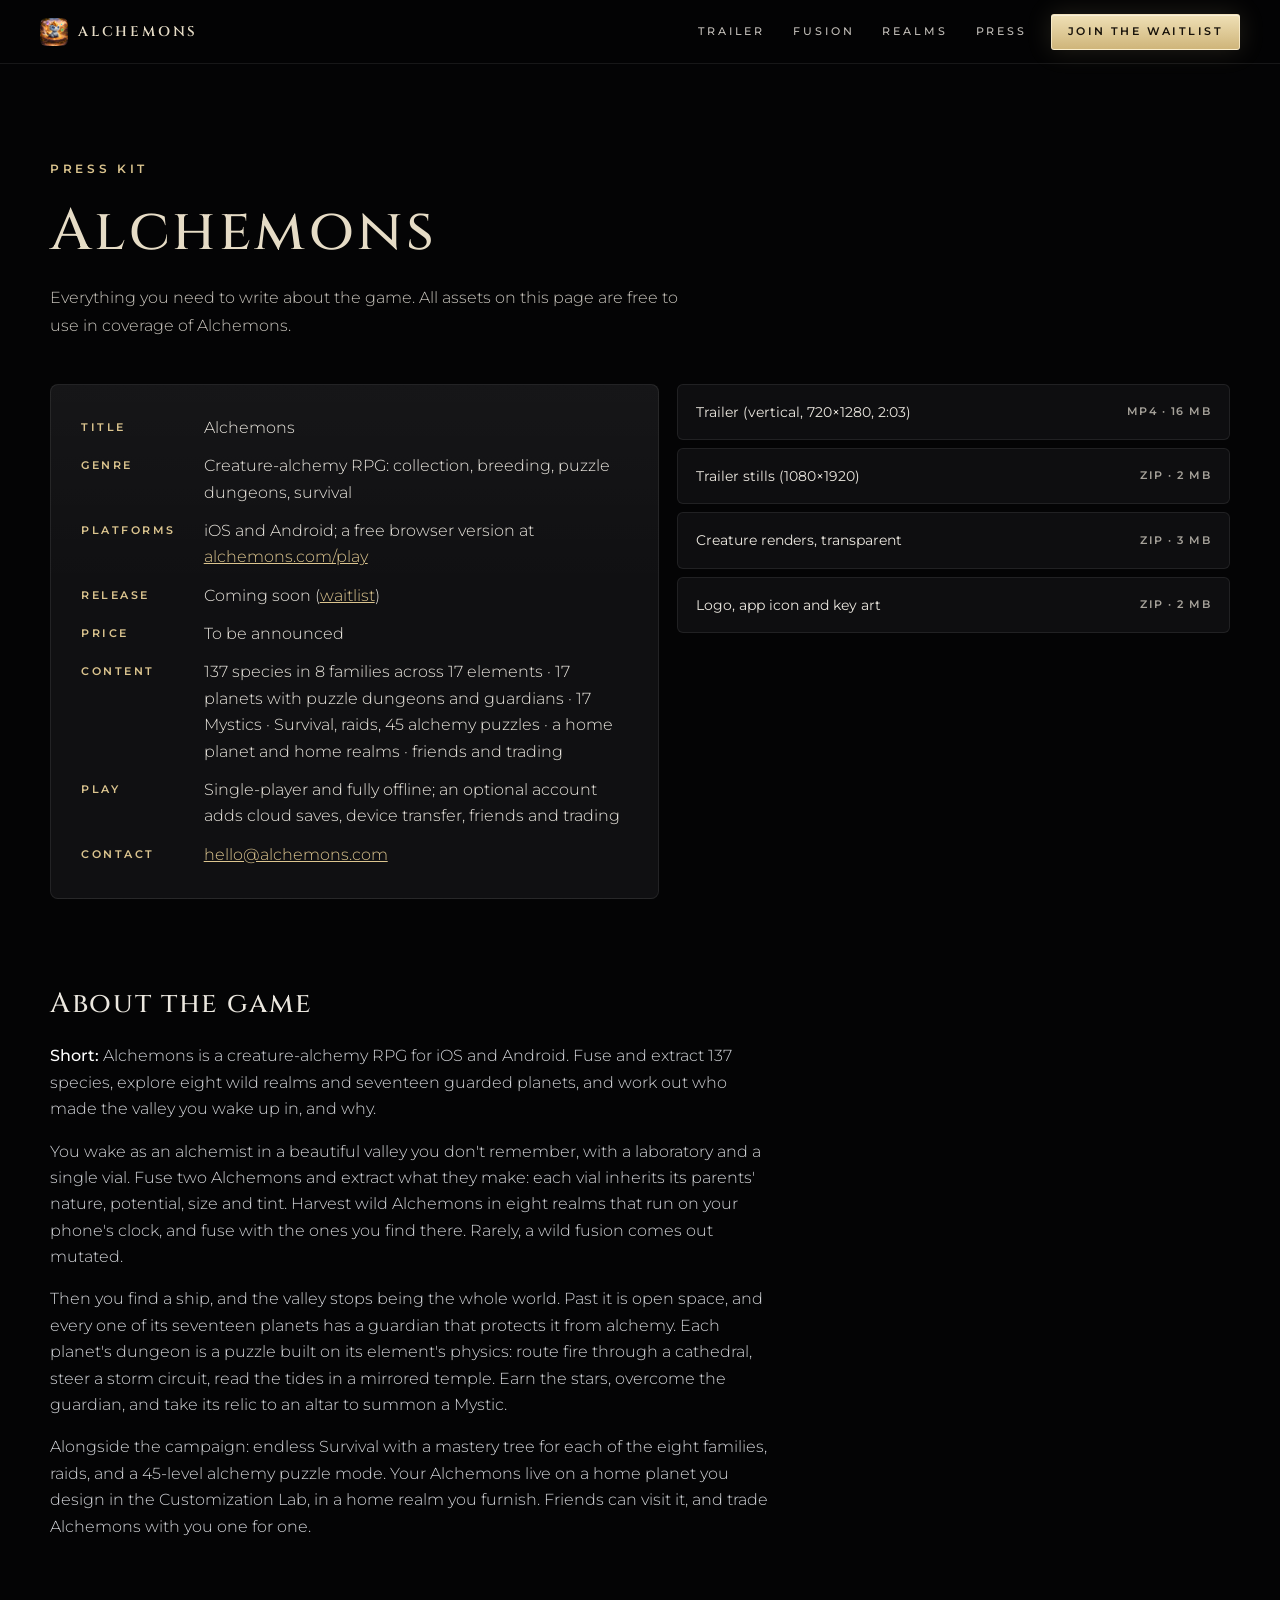
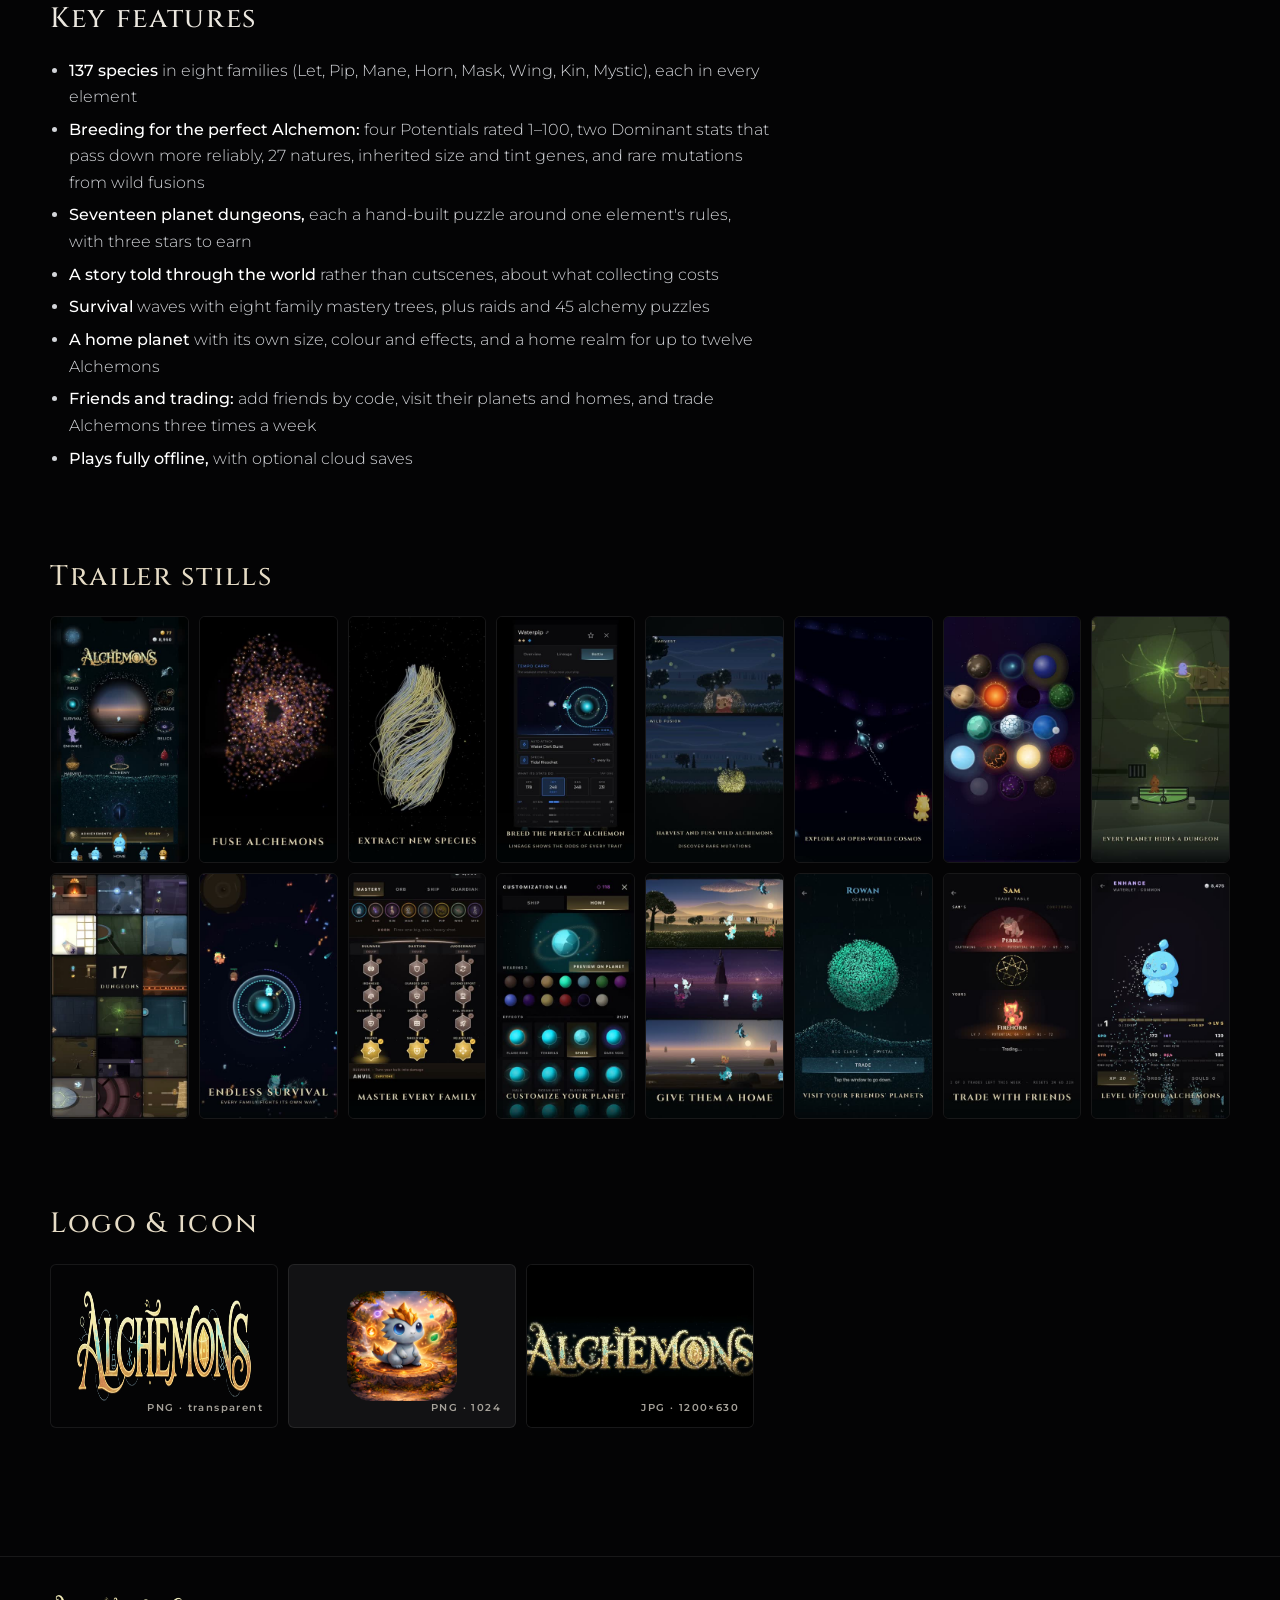
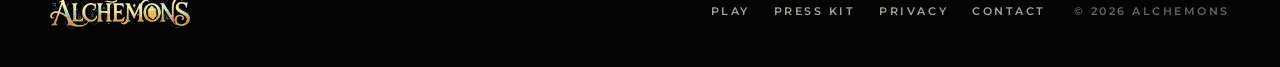
<file: press/index.html>
<!doctype html>
<html lang="en">
<head>
  <meta charset="utf-8">
  <meta name="viewport" content="width=device-width, initial-scale=1, viewport-fit=cover">
  <title>Press kit — Alchemons</title>
  <meta name="description" content="Alchemons press kit: fact sheet, description, trailer, screenshots, logos and creature renders.">
  <meta name="theme-color" content="#040405">
  <link rel="icon" type="image/png" sizes="32x32" href="/assets/brand/icon-32.png">
  <link rel="apple-touch-icon" href="/assets/brand/icon-180.png">
  <meta property="og:title" content="Alchemons — Press kit">
  <meta property="og:image" content="https://alchemons.com/assets/brand/og-v19.jpg">
  <link rel="preconnect" href="https://fonts.googleapis.com">
  <link rel="preconnect" href="https://fonts.gstatic.com" crossorigin>
  <link rel="stylesheet" href="https://fonts.googleapis.com/css2?family=Cinzel:wght@400;500;600&family=Crimson+Text:ital@0;1&family=Montserrat:ital,wght@0,300;0,400;0,500;0,600;1,300&display=swap">
  <link rel="stylesheet" href="/css/site.css?v=8">
</head>
<body>
  <header class="nav is-solid">
    <a class="nav-brand" href="/" aria-label="Alchemons home">
      <img src="/assets/brand/icon-64.png" alt="" width="28" height="28">
      <span>Alchemons</span>
    </a>
    <nav class="nav-links" aria-label="Site">
      <a href="/#trailer">Trailer</a>
      <a href="/#fusion">Fusion</a>
      <a href="/#biomes">Realms</a>
      <a href="/press/" aria-current="page">Press</a>
    </nav>
    <a class="btn btn-gold btn-sm" href="/#waitlist">Join the waitlist</a>
  </header>

  <main class="page">
    <div class="wrap">
      <header class="page-head">
        <p class="eyebrow">Press kit</p>
        <h1>Alchemons</h1>
        <p class="lede">Everything you need to write about the game. All assets on this page are free to use in coverage of Alchemons.</p>
      </header>

      <div class="press-grid">
        <section class="panel panel-glass" aria-labelledby="facts">
          <h2 id="facts" class="sr-only">Fact sheet</h2>
          <dl class="facts">
            <dt>Title</dt><dd>Alchemons</dd>
            <dt>Genre</dt><dd>Creature-alchemy RPG: collection, breeding, puzzle dungeons, survival</dd>
            <dt>Platforms</dt><dd>iOS and Android; a free browser version at <a href="/play/">alchemons.com/play</a></dd>
            <dt>Release</dt><dd>Coming soon (<a href="/#waitlist">waitlist</a>)</dd>
            <dt>Price</dt><dd>To be announced</dd>
            <dt>Content</dt><dd>137 species in 8 families across 17 elements · 17 planets with puzzle dungeons and guardians · 17 Mystics · Survival, raids, 45 alchemy puzzles · a home planet and home realms · friends and trading</dd>
            <dt>Play</dt><dd>Single-player and fully offline; an optional account adds cloud saves, device transfer, friends and trading</dd>
            <dt>Contact</dt><dd><a href="mailto:hello@alchemons.com">hello@alchemons.com</a></dd>
          </dl>
        </section>

        <section aria-labelledby="dl">
          <h2 id="dl" class="sr-only">Downloads</h2>
          <ul class="downloads">
            <li><a href="/assets/media/trailer-v19.mp4" download="alchemons-trailer.mp4">Trailer (vertical, 720×1280, 2:03) <small>MP4 · 16 MB</small></a></li>
            <li><a href="/assets/press/alchemons-trailer-stills.zip" download>Trailer stills (1080×1920) <small>ZIP · 2 MB</small></a></li>
            <li><a href="/assets/press/alchemons-creatures.zip" download>Creature renders, transparent <small>ZIP · 3 MB</small></a></li>
            <li><a href="/assets/press/alchemons-logos.zip" download>Logo, app icon and key art <small>ZIP · 2 MB</small></a></li>
          </ul>
        </section>
      </div>

      <section class="press-section prose" aria-labelledby="about">
        <h2 id="about">About the game</h2>
        <p><strong>Short:</strong> Alchemons is a creature-alchemy RPG for iOS and Android. Fuse and extract 137 species, explore eight wild realms and seventeen guarded planets, and work out who made the valley you wake up in, and why.</p>
        <p>You wake as an alchemist in a beautiful valley you don't remember, with a laboratory and a single vial. Fuse two Alchemons and extract what they make: each vial inherits its parents' nature, potential, size and tint. Harvest wild Alchemons in eight realms that run on your phone's clock, and fuse with the ones you find there. Rarely, a wild fusion comes out mutated.</p>
        <p>Then you find a ship, and the valley stops being the whole world. Past it is open space, and every one of its seventeen planets has a guardian that protects it from alchemy. Each planet's dungeon is a puzzle built on its element's physics: route fire through a cathedral, steer a storm circuit, read the tides in a mirrored temple. Earn the stars, overcome the guardian, and take its relic to an altar to summon a Mystic.</p>
        <p>Alongside the campaign: endless Survival with a mastery tree for each of the eight families, raids, and a 45-level alchemy puzzle mode. Your Alchemons live on a home planet you design in the Customization Lab, in a home realm you furnish. Friends can visit it, and trade Alchemons with you one for one.</p>

        <h2>Key features</h2>
        <ul>
          <li><strong>137 species</strong> in eight families (Let, Pip, Mane, Horn, Mask, Wing, Kin, Mystic), each in every element</li>
          <li><strong>Breeding for the perfect Alchemon:</strong> four Potentials rated 1–100, two Dominant stats that pass down more reliably, 27 natures, inherited size and tint genes, and rare mutations from wild fusions</li>
          <li><strong>Seventeen planet dungeons,</strong> each a hand-built puzzle around one element's rules, with three stars to earn</li>
          <li><strong>A story told through the world</strong> rather than cutscenes, about what collecting costs</li>
          <li><strong>Survival</strong> waves with eight family mastery trees, plus raids and 45 alchemy puzzles</li>
          <li><strong>A home planet</strong> with its own size, colour and effects, and a home realm for up to twelve Alchemons</li>
          <li><strong>Friends and trading:</strong> add friends by code, visit their planets and homes, and trade Alchemons three times a week</li>
          <li><strong>Plays fully offline,</strong> with optional cloud saves</li>
        </ul>
      </section>

      <section class="press-section" aria-labelledby="stills">
        <h2 id="stills">Trailer stills</h2>
        <ul class="shots">
          <li><a href="/assets/media/stills/v19-01.jpg" target="_blank" rel="noopener"><img src="/assets/press/thumbs/v19-01.jpg" alt="Trailer still: The home screen" loading="lazy" width="360" height="640"></a></li>
          <li><a href="/assets/media/stills/v19-02.jpg" target="_blank" rel="noopener"><img src="/assets/press/thumbs/v19-02.jpg" alt="Trailer still: A fusion, in grains" loading="lazy" width="360" height="640"></a></li>
          <li><a href="/assets/media/stills/v19-03.jpg" target="_blank" rel="noopener"><img src="/assets/press/thumbs/v19-03.jpg" alt="Trailer still: Extracting a new species" loading="lazy" width="360" height="640"></a></li>
          <li><a href="/assets/media/stills/v19-04.jpg" target="_blank" rel="noopener"><img src="/assets/press/thumbs/v19-04.jpg" alt="Trailer still: An Alchemon's battle stats" loading="lazy" width="360" height="640"></a></li>
          <li><a href="/assets/media/stills/v19-05.jpg" target="_blank" rel="noopener"><img src="/assets/press/thumbs/v19-05.jpg" alt="Trailer still: Harvesting and fusing in the wild" loading="lazy" width="360" height="640"></a></li>
          <li><a href="/assets/media/stills/v19-06.jpg" target="_blank" rel="noopener"><img src="/assets/press/thumbs/v19-06.jpg" alt="Trailer still: The ship in open space" loading="lazy" width="360" height="640"></a></li>
          <li><a href="/assets/media/stills/v19-07.jpg" target="_blank" rel="noopener"><img src="/assets/press/thumbs/v19-07.jpg" alt="Trailer still: The seventeen planets" loading="lazy" width="360" height="640"></a></li>
          <li><a href="/assets/media/stills/v19-08.jpg" target="_blank" rel="noopener"><img src="/assets/press/thumbs/v19-08.jpg" alt="Trailer still: A planet dungeon" loading="lazy" width="360" height="640"></a></li>
          <li><a href="/assets/media/stills/v19-09.jpg" target="_blank" rel="noopener"><img src="/assets/press/thumbs/v19-09.jpg" alt="Trailer still: The seventeen dungeons" loading="lazy" width="360" height="640"></a></li>
          <li><a href="/assets/media/stills/v19-10.jpg" target="_blank" rel="noopener"><img src="/assets/press/thumbs/v19-10.jpg" alt="Trailer still: Survival" loading="lazy" width="360" height="640"></a></li>
          <li><a href="/assets/media/stills/v19-11.jpg" target="_blank" rel="noopener"><img src="/assets/press/thumbs/v19-11.jpg" alt="Trailer still: A family's mastery tree" loading="lazy" width="360" height="640"></a></li>
          <li><a href="/assets/media/stills/v19-12.jpg" target="_blank" rel="noopener"><img src="/assets/press/thumbs/v19-12.jpg" alt="Trailer still: The Customization Lab" loading="lazy" width="360" height="640"></a></li>
          <li><a href="/assets/media/stills/v19-13.jpg" target="_blank" rel="noopener"><img src="/assets/press/thumbs/v19-13.jpg" alt="Trailer still: Alchemons in their home realms" loading="lazy" width="360" height="640"></a></li>
          <li><a href="/assets/media/stills/v19-14.jpg" target="_blank" rel="noopener"><img src="/assets/press/thumbs/v19-14.jpg" alt="Trailer still: A friend's planet" loading="lazy" width="360" height="640"></a></li>
          <li><a href="/assets/media/stills/v19-15.jpg" target="_blank" rel="noopener"><img src="/assets/press/thumbs/v19-15.jpg" alt="Trailer still: Trading with a friend" loading="lazy" width="360" height="640"></a></li>
          <li><a href="/assets/media/stills/v19-16.jpg" target="_blank" rel="noopener"><img src="/assets/press/thumbs/v19-16.jpg" alt="Trailer still: Enhancing an Alchemon" loading="lazy" width="360" height="640"></a></li>
        </ul>
      </section>

      <section class="press-section" aria-labelledby="brand">
        <h2 id="brand">Logo &amp; icon</h2>
        <div class="brand-row">
          <a class="brand-tile" href="/assets/brand/logo.png" download style="background:#040405"><img src="/assets/brand/logo.webp" alt="Alchemons logo" width="884" height="219" loading="lazy"><span>PNG · transparent</span></a>
          <a class="brand-tile" href="/assets/brand/icon-1024.png" download style="background:#121214"><img src="/assets/brand/icon-512.png" alt="Alchemons app icon" width="110" height="110" loading="lazy" style="border-radius:24px"><span>PNG · 1024</span></a>
          <a class="brand-tile" href="/assets/brand/og-v19.jpg" download style="background:#040405;padding:0;overflow:hidden"><img src="/assets/brand/og-v19.jpg" alt="Alchemons key art" width="1200" height="630" loading="lazy" style="max-height:none;width:100%;height:100%;object-fit:cover"><span>JPG · 1200×630</span></a>
        </div>
      </section>
    </div>
  </main>

  <footer class="footer">
    <div class="wrap footer-inner">
      <a class="footer-brand" href="/"><img src="/assets/brand/logo.webp" alt="Alchemons" width="160" height="40" loading="lazy"></a>
      <nav class="footer-links" aria-label="Footer">
        <a href="/play/">Play</a>
        <a href="/press/">Press kit</a>
        <a href="/privacy/">Privacy</a>
        <a href="mailto:hello@alchemons.com">Contact</a>
      </nav>
      <p class="footer-copy">© 2026 Alchemons</p>
    </div>
  </footer>
</body>
</html>
</file>
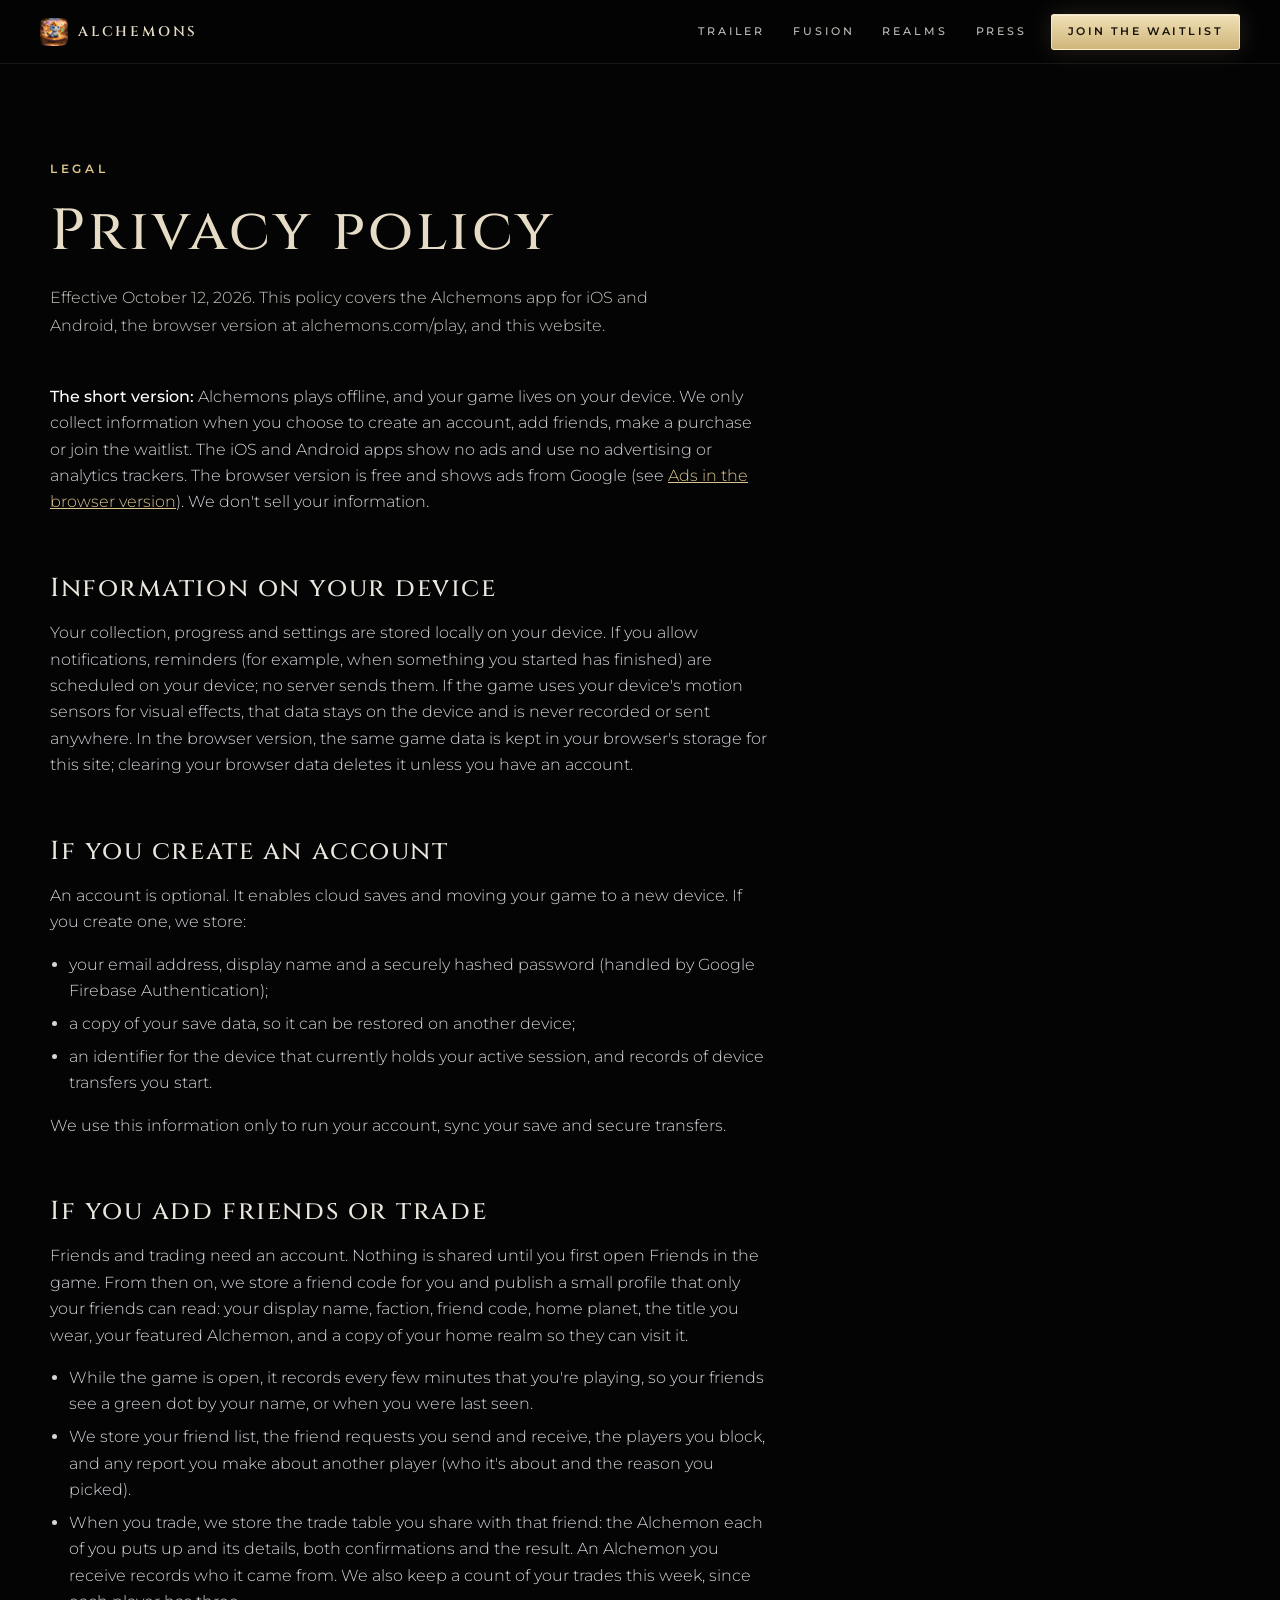
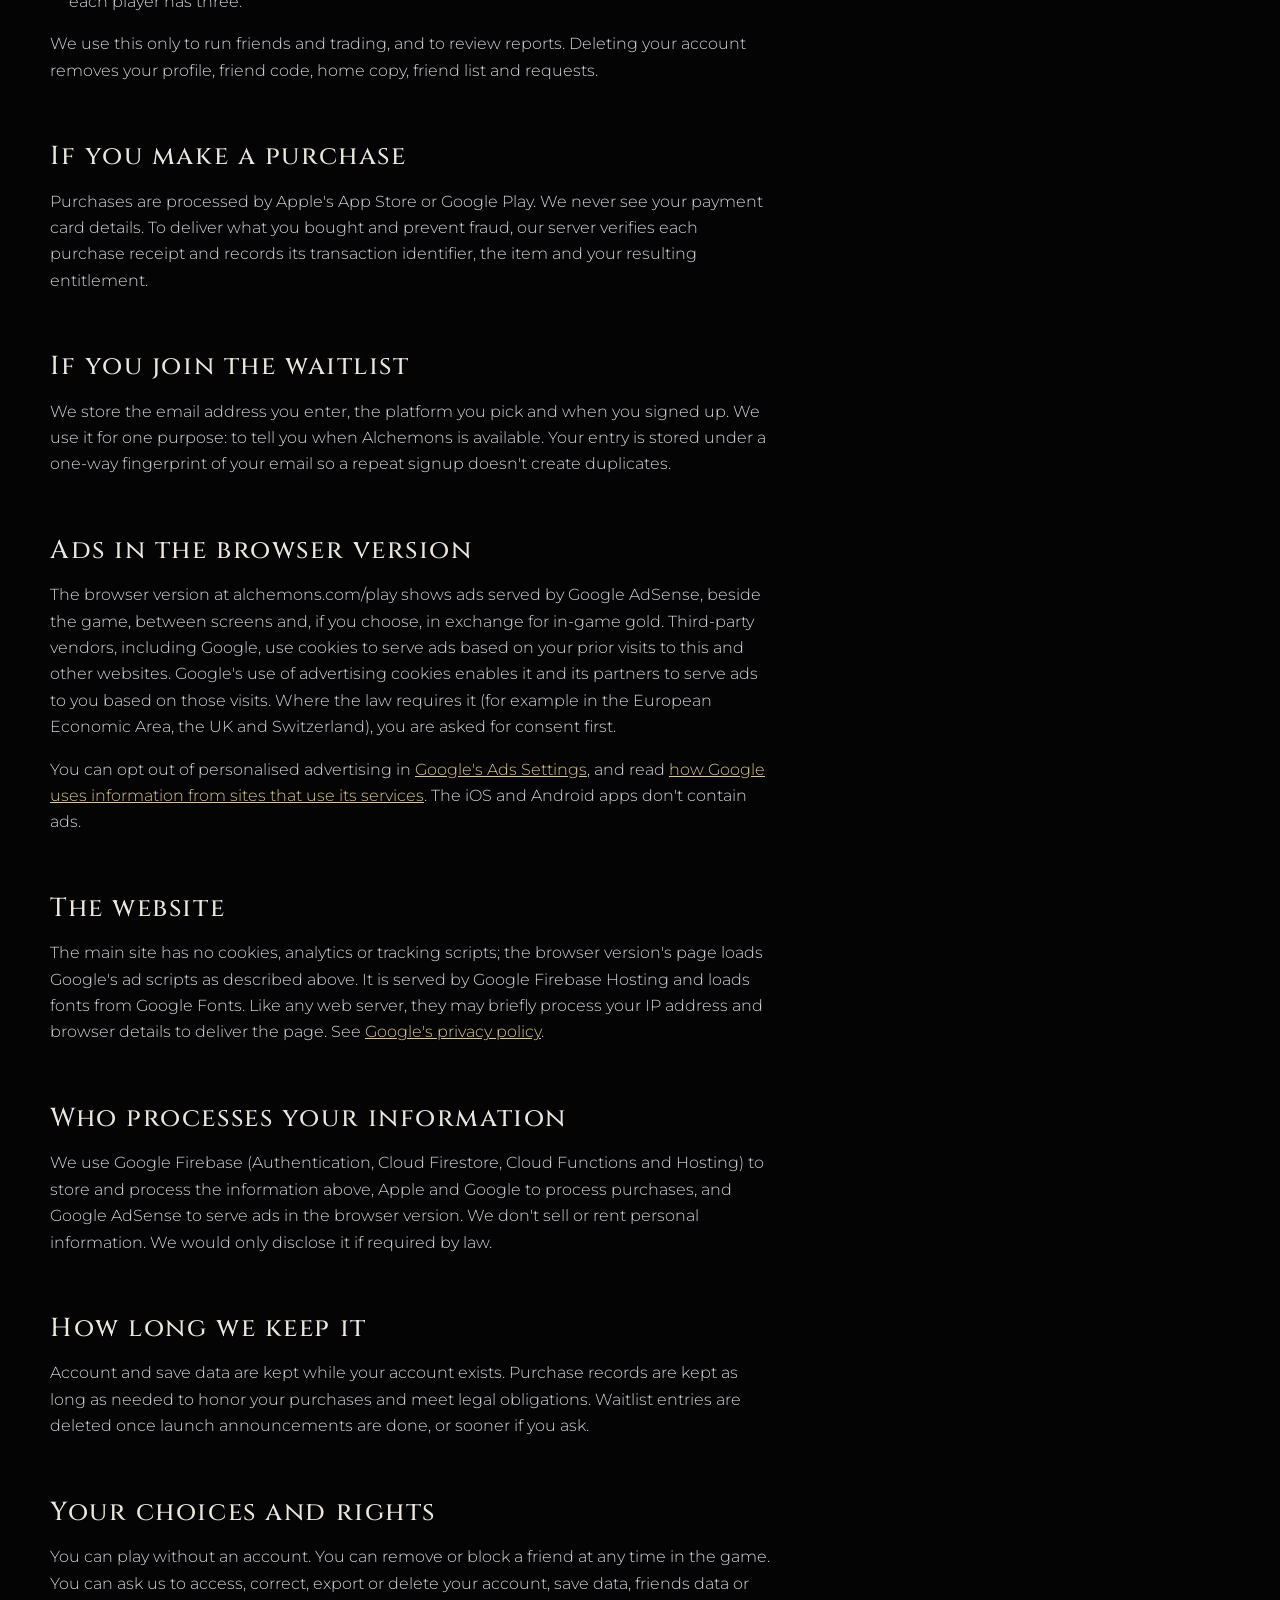
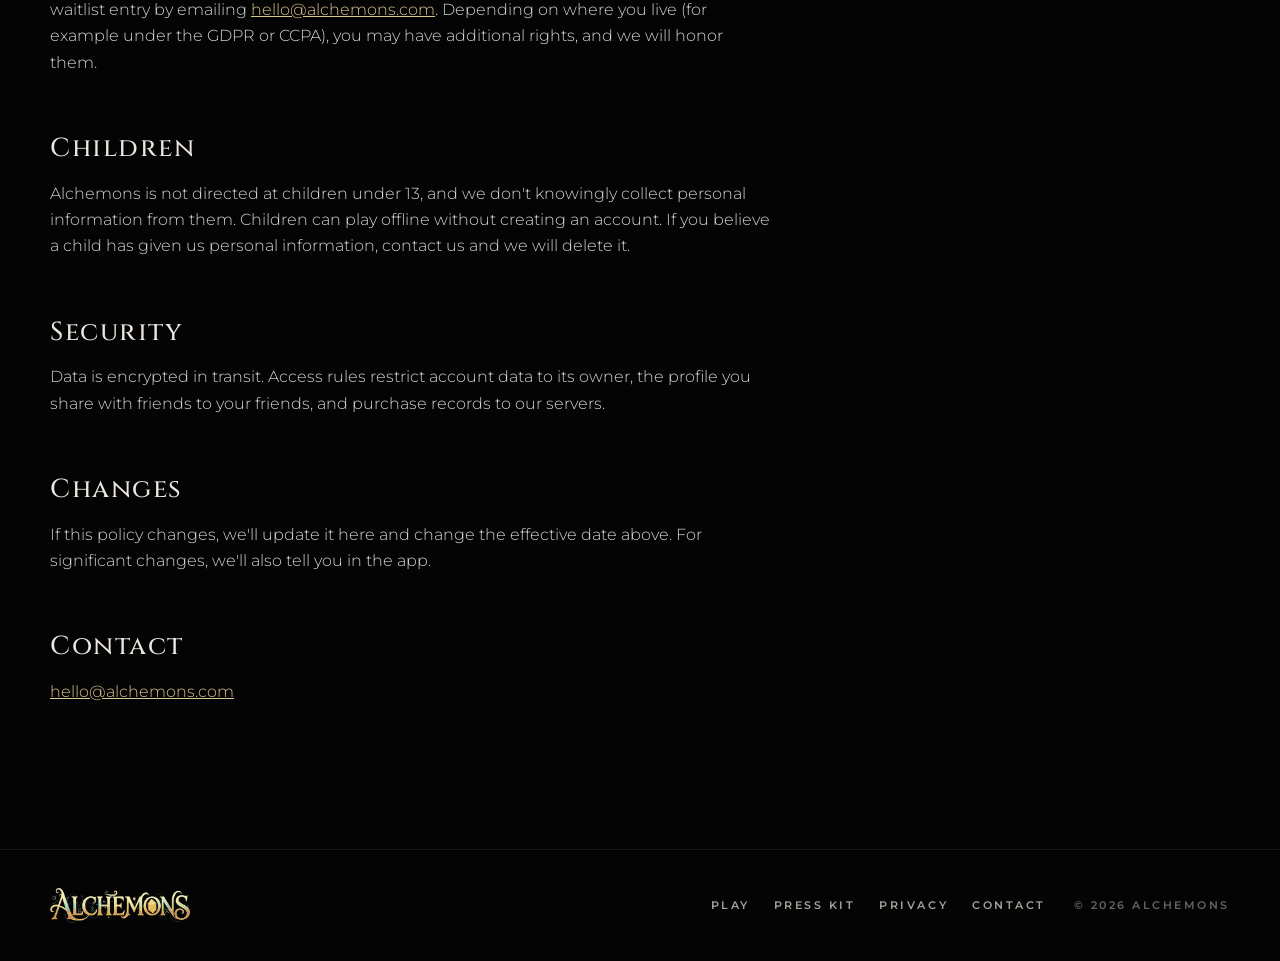
<file: privacy/index.html>
<!doctype html>
<html lang="en">
<head>
  <meta charset="utf-8">
  <meta name="viewport" content="width=device-width, initial-scale=1, viewport-fit=cover">
  <title>Privacy policy — Alchemons</title>
  <meta name="description" content="How the Alchemons app and website handle your information.">
  <meta name="theme-color" content="#040405">
  <link rel="icon" type="image/png" sizes="32x32" href="/assets/brand/icon-32.png">
  <link rel="apple-touch-icon" href="/assets/brand/icon-180.png">
  <link rel="preconnect" href="https://fonts.googleapis.com">
  <link rel="preconnect" href="https://fonts.gstatic.com" crossorigin>
  <link rel="stylesheet" href="https://fonts.googleapis.com/css2?family=Cinzel:wght@400;500;600&family=Crimson+Text:ital@0;1&family=Montserrat:ital,wght@0,300;0,400;0,500;0,600;1,300&display=swap">
  <link rel="stylesheet" href="/css/site.css?v=8">
</head>
<body>
  <header class="nav is-solid">
    <a class="nav-brand" href="/" aria-label="Alchemons home">
      <img src="/assets/brand/icon-64.png" alt="" width="28" height="28">
      <span>Alchemons</span>
    </a>
    <nav class="nav-links" aria-label="Site">
      <a href="/#trailer">Trailer</a>
      <a href="/#fusion">Fusion</a>
      <a href="/#biomes">Realms</a>
      <a href="/press/">Press</a>
    </nav>
    <a class="btn btn-gold btn-sm" href="/#waitlist">Join the waitlist</a>
  </header>

  <main class="page">
    <div class="wrap">
      <header class="page-head">
        <p class="eyebrow">Legal</p>
        <h1>Privacy policy</h1>
        <p class="lede">Effective October 12, 2026. This policy covers the Alchemons app for iOS and Android, the browser version at alchemons.com/play, and this website.</p>
      </header>

      <div class="prose">
        <p><strong>The short version:</strong> Alchemons plays offline, and your game lives on your device. We only collect information when you choose to create an account, add friends, make a purchase or join the waitlist. The iOS and Android apps show no ads and use no advertising or analytics trackers. The browser version is free and shows ads from Google (see <a href="#ads">Ads in the browser version</a>). We don't sell your information.</p>

        <h2>Information on your device</h2>
        <p>Your collection, progress and settings are stored locally on your device. If you allow notifications, reminders (for example, when something you started has finished) are scheduled on your device; no server sends them. If the game uses your device's motion sensors for visual effects, that data stays on the device and is never recorded or sent anywhere. In the browser version, the same game data is kept in your browser's storage for this site; clearing your browser data deletes it unless you have an account.</p>

        <h2>If you create an account</h2>
        <p>An account is optional. It enables cloud saves and moving your game to a new device. If you create one, we store:</p>
        <ul>
          <li>your email address, display name and a securely hashed password (handled by Google Firebase Authentication);</li>
          <li>a copy of your save data, so it can be restored on another device;</li>
          <li>an identifier for the device that currently holds your active session, and records of device transfers you start.</li>
        </ul>
        <p>We use this information only to run your account, sync your save and secure transfers.</p>

        <h2>If you add friends or trade</h2>
        <p>Friends and trading need an account. Nothing is shared until you first open Friends in the game. From then on, we store a friend code for you and publish a small profile that only your friends can read: your display name, faction, friend code, home planet, the title you wear, your featured Alchemon, and a copy of your home realm so they can visit it.</p>
        <ul>
          <li>While the game is open, it records every few minutes that you're playing, so your friends see a green dot by your name, or when you were last seen.</li>
          <li>We store your friend list, the friend requests you send and receive, the players you block, and any report you make about another player (who it's about and the reason you picked).</li>
          <li>When you trade, we store the trade table you share with that friend: the Alchemon each of you puts up and its details, both confirmations and the result. An Alchemon you receive records who it came from. We also keep a count of your trades this week, since each player has three.</li>
        </ul>
        <p>We use this only to run friends and trading, and to review reports. Deleting your account removes your profile, friend code, home copy, friend list and requests.</p>

        <h2>If you make a purchase</h2>
        <p>Purchases are processed by Apple's App Store or Google Play. We never see your payment card details. To deliver what you bought and prevent fraud, our server verifies each purchase receipt and records its transaction identifier, the item and your resulting entitlement.</p>

        <h2>If you join the waitlist</h2>
        <p>We store the email address you enter, the platform you pick and when you signed up. We use it for one purpose: to tell you when Alchemons is available. Your entry is stored under a one-way fingerprint of your email so a repeat signup doesn't create duplicates.</p>

        <h2 id="ads">Ads in the browser version</h2>
        <p>The browser version at alchemons.com/play shows ads served by Google AdSense, beside the game, between screens and, if you choose, in exchange for in-game gold. Third-party vendors, including Google, use cookies to serve ads based on your prior visits to this and other websites. Google's use of advertising cookies enables it and its partners to serve ads to you based on those visits. Where the law requires it (for example in the European Economic Area, the UK and Switzerland), you are asked for consent first.</p>
        <p>You can opt out of personalised advertising in <a href="https://adssettings.google.com" rel="noopener">Google's Ads Settings</a>, and read <a href="https://policies.google.com/technologies/partner-sites" rel="noopener">how Google uses information from sites that use its services</a>. The iOS and Android apps don't contain ads.</p>

        <h2>The website</h2>
        <p>The main site has no cookies, analytics or tracking scripts; the browser version's page loads Google's ad scripts as described above. It is served by Google Firebase Hosting and loads fonts from Google Fonts. Like any web server, they may briefly process your IP address and browser details to deliver the page. See <a href="https://policies.google.com/privacy" rel="noopener">Google's privacy policy</a>.</p>

        <h2>Who processes your information</h2>
        <p>We use Google Firebase (Authentication, Cloud Firestore, Cloud Functions and Hosting) to store and process the information above, Apple and Google to process purchases, and Google AdSense to serve ads in the browser version. We don't sell or rent personal information. We would only disclose it if required by law.</p>

        <h2>How long we keep it</h2>
        <p>Account and save data are kept while your account exists. Purchase records are kept as long as needed to honor your purchases and meet legal obligations. Waitlist entries are deleted once launch announcements are done, or sooner if you ask.</p>

        <h2>Your choices and rights</h2>
        <p>You can play without an account. You can remove or block a friend at any time in the game. You can ask us to access, correct, export or delete your account, save data, friends data or waitlist entry by emailing <a href="mailto:hello@alchemons.com">hello@alchemons.com</a>. Depending on where you live (for example under the GDPR or CCPA), you may have additional rights, and we will honor them.</p>

        <h2>Children</h2>
        <p>Alchemons is not directed at children under 13, and we don't knowingly collect personal information from them. Children can play offline without creating an account. If you believe a child has given us personal information, contact us and we will delete it.</p>

        <h2>Security</h2>
        <p>Data is encrypted in transit. Access rules restrict account data to its owner, the profile you share with friends to your friends, and purchase records to our servers.</p>

        <h2>Changes</h2>
        <p>If this policy changes, we'll update it here and change the effective date above. For significant changes, we'll also tell you in the app.</p>

        <h2>Contact</h2>
        <p><a href="mailto:hello@alchemons.com">hello@alchemons.com</a></p>
      </div>
    </div>
  </main>

  <footer class="footer">
    <div class="wrap footer-inner">
      <a class="footer-brand" href="/"><img src="/assets/brand/logo.webp" alt="Alchemons" width="160" height="40" loading="lazy"></a>
      <nav class="footer-links" aria-label="Footer">
        <a href="/play/">Play</a>
        <a href="/press/">Press kit</a>
        <a href="/privacy/">Privacy</a>
        <a href="mailto:hello@alchemons.com">Contact</a>
      </nav>
      <p class="footer-copy">© 2026 Alchemons</p>
    </div>
  </footer>
</body>
</html>
</file>
<file: css/site.css>
/* Alchemons — site styles.
   Follows the game as the v19 trailer shows it: a black void, dark glass panels,
   titles in Cinzel, the story's own lines in Crimson Text italic, labels in
   Montserrat's spaced capitals, and everything that glows made of grains. */

:root {
  --void: #040405;
  --ink: #0c0c0e;
  --glass: rgba(17, 17, 19, 0.78);
  --glass-hi: rgba(255, 255, 255, 0.04);
  --line: rgba(255, 255, 255, 0.08);
  --line-hi: rgba(255, 255, 255, 0.16);
  --gold: #dcc58f;
  --gold-hi: #f0e2b8;
  --gold-lo: #8f7944;
  --cream: #e6dcc6;
  --teal: #7fd6c8;
  --text: #ebe7df;
  --muted: #a6a29a;
  --faint: #67635c;

  --font: 'Montserrat', system-ui, -apple-system, sans-serif;
  --title: 'Cinzel', 'Trajan Pro', Georgia, serif;
  --story: 'Crimson Text', Georgia, 'Times New Roman', serif;

  --wrap: 1180px;
  --gutter: clamp(16px, 4vw, 40px);
  --radius: 8px;
  --nav-h: 64px;
}

*, *::before, *::after { box-sizing: border-box; }
html { scroll-behavior: smooth; -webkit-text-size-adjust: 100%; overflow-x: clip; }
@media (prefers-reduced-motion: reduce) { html { scroll-behavior: auto; } }
body {
  margin: 0;
  background: var(--void);
  color: var(--text);
  font-family: var(--font);
  font-size: 16px;
  font-weight: 400;
  line-height: 1.65;
  -webkit-font-smoothing: antialiased;
  overflow-x: clip;
}
img, video, canvas { display: block; max-width: 100%; }
a { color: var(--gold); }
h1, h2, h3 { font-family: var(--title); font-weight: 500; line-height: 1.22; margin: 0; text-wrap: balance; letter-spacing: .06em; color: var(--cream); }
h2 { font-size: clamp(26px, 3.3vw, 40px); }
h3 { font-size: clamp(17px, 1.45vw, 19px); letter-spacing: .07em; }
p { margin: 0 0 1em; }
:focus-visible { outline: 1px solid var(--gold); outline-offset: 3px; }

.sr-only { position: absolute; width: 1px; height: 1px; overflow: hidden; clip: rect(0 0 0 0); white-space: nowrap; }
.skip { position: absolute; left: 12px; top: -60px; z-index: 100; background: var(--gold); color: var(--void); padding: 8px 14px; font-size: 13px; }
.skip:focus { top: 12px; }

.wrap { width: min(var(--wrap), 100% - 2 * var(--gutter)); margin-inline: auto; }
.muted { color: var(--muted); }
.eyebrow { font-size: 11.5px; font-weight: 600; letter-spacing: 0.32em; text-transform: uppercase; color: var(--gold); margin: 0 0 18px; }
.lede { font-size: clamp(15.5px, 1.25vw, 17px); font-weight: 300; color: #c9c5bd; max-width: 60ch; line-height: 1.75; }

/* Dark glass, as the game's sheets and panels are: a faint light from above, a hairline edge. */
.panel-glass { position: relative; border-radius: var(--radius); background: linear-gradient(180deg, rgba(255, 255, 255, .035), rgba(255, 255, 255, .012) 40%), var(--glass); border: 1px solid var(--line); }

/* ── Buttons ── */
.btn {
  --h: 48px;
  display: inline-flex; align-items: center; justify-content: center; gap: 8px;
  height: var(--h); padding: 0 26px; border-radius: 3px;
  font-family: var(--font); font-size: 12px; font-weight: 600; letter-spacing: 0.22em; text-transform: uppercase;
  text-decoration: none; cursor: pointer; border: 1px solid transparent; white-space: nowrap;
  transition: background .2s ease, border-color .2s ease, color .2s ease, box-shadow .2s ease;
}
.btn-sm { --h: 36px; padding: 0 16px; font-size: 11px; }
/* the game's lit gold button: pale gold from above, darker below */
.btn-gold { color: #17120a; background: linear-gradient(180deg, #efe0b6, #cfb57a); border-color: rgba(255, 244, 214, .7); box-shadow: inset 0 1px 0 rgba(255, 255, 255, .45), 0 0 26px rgba(220, 197, 143, .16); }
.btn-gold:hover { background: linear-gradient(180deg, #f7ecca, #dcc58f); box-shadow: inset 0 1px 0 rgba(255, 255, 255, .5), 0 0 34px rgba(220, 197, 143, .3); }
/* and its dark one: black glass with a gold light along the bottom */
.btn-ghost { color: var(--cream); background: linear-gradient(180deg, rgba(10, 10, 12, .55), rgba(40, 33, 22, .6)); border-color: rgba(220, 197, 143, .32); backdrop-filter: blur(8px); -webkit-backdrop-filter: blur(8px); }
.btn-ghost:hover { border-color: var(--gold); color: var(--gold-hi); }
.btn[hidden] { display: none; }

/* ── Nav ── */
.nav {
  position: fixed; inset: 0 0 auto; z-index: 50; height: var(--nav-h);
  display: flex; align-items: center; gap: 24px; padding: 0 var(--gutter);
  border-bottom: 1px solid transparent; transition: background .3s ease, border-color .3s ease;
}
.nav.is-solid { background: rgba(4, 4, 5, .84); border-bottom-color: var(--line); backdrop-filter: blur(14px); -webkit-backdrop-filter: blur(14px); }
.nav-brand { display: flex; align-items: center; gap: 10px; text-decoration: none; color: var(--cream); font-family: var(--title); font-size: 14px; font-weight: 600; letter-spacing: .2em; text-transform: uppercase; }
.nav-brand img { border-radius: 6px; }
.nav-links { display: flex; gap: 28px; margin-left: auto; }
.nav-links a { font-size: 11px; font-weight: 500; letter-spacing: .26em; text-transform: uppercase; color: rgba(235, 231, 223, .82); text-decoration: none; }
.nav-links a:hover { color: var(--gold-hi); }
.nav:not(.is-solid) .nav-brand span, .nav:not(.is-solid) .nav-links a { text-shadow: 0 1px 10px rgba(0, 20, 40, .6); }
@media (max-width: 760px) { .nav-links { display: none; } .nav .btn { margin-left: auto; } }
@media (max-width: 420px) { .nav-brand { font-size: 12.5px; letter-spacing: .16em; gap: 8px; } }
@media (max-width: 350px) { .nav-brand span { display: none; } }

/* ── The Valley ── */
.valley { position: relative; height: 420vh; height: 420svh; }
.valley-stage { position: sticky; top: 0; height: 100vh; height: 100svh; overflow: hidden; background: var(--void); }
.valley-still, .valley-canvas, .valley-scene { position: absolute; inset: 0; width: 100%; height: 100%; }
.valley-still { object-fit: cover; object-position: 50% 62%; }
.valley-canvas { opacity: 0; }
.valley.is-dissolving .valley-canvas { opacity: 1; }
.valley.is-dissolving .valley-still { visibility: hidden; }
/* the living scene fades in over the still it replaces, which then goes */
.valley-scene { opacity: 0; transition: opacity .6s ease; }
.valley.has-scene .valley-scene { opacity: 1; }
.valley.has-scene .valley-still { visibility: hidden; transition: visibility 0s .6s; }
.valley-shade { position: absolute; inset: 0; pointer-events: none; background: linear-gradient(180deg, rgba(4, 12, 24, .35), transparent 24%), radial-gradient(ellipse 60% 40% at 50% 46%, rgba(6, 16, 32, .22), transparent 70%); }
.valley-creatures { position: absolute; inset: 0; pointer-events: none; }
.valley-creatures .sprite { position: absolute; transform: translate(-50%, -100%); filter: drop-shadow(0 4px 6px rgba(0, 20, 0, .35)); }

.hero {
  position: absolute; inset: 0; z-index: 3;
  display: flex; flex-direction: column; align-items: center; justify-content: center;
  text-align: center; padding: var(--nav-h) var(--gutter) 10vh; will-change: opacity, transform;
}
.hero-logo { position: relative; margin: 0; width: min(660px, 86vw); aspect-ratio: 884 / 219; }
.hero-logo canvas, .hero-logo img { position: absolute; inset: 0; width: 100%; height: 100%; }
.hero-logo img { filter: drop-shadow(0 4px 24px rgba(0, 12, 30, .5)); transition: opacity .7s ease, filter .7s ease; }
.hero-logo.is-grains img { opacity: .22; filter: blur(1.5px) drop-shadow(0 4px 24px rgba(0, 12, 30, .6)); }
.hero-tag { display: flex; flex-wrap: wrap; justify-content: center; gap: 0 .9em; font-size: 11.5px; font-weight: 600; letter-spacing: .34em; text-transform: uppercase; color: #fff; text-shadow: 0 1px 12px rgba(0, 20, 40, .85); margin: 18px 0 30px; animation: rise 1.4s .4s cubic-bezier(.2, .7, .2, 1) both; }
.hero-actions { display: flex; flex-wrap: wrap; justify-content: center; gap: 12px; animation: rise 1.4s .55s cubic-bezier(.2, .7, .2, 1) both; }
.hero-cue { position: absolute; bottom: 26px; left: 50%; transform: translateX(-50%); margin: 0; display: flex; flex-direction: column; align-items: center; gap: 10px; font-size: 10px; font-weight: 600; letter-spacing: .42em; text-transform: uppercase; color: rgba(255, 255, 255, .88); text-shadow: 0 1px 6px rgba(0, 20, 0, .7); }
.hero-cue span { padding-left: .42em; }
.hero-cue i { width: 1px; height: 38px; background: linear-gradient(rgba(255, 255, 255, .9), transparent); animation: drip 2.2s ease-in-out infinite; transform-origin: top; }
.hero-tag span { white-space: nowrap; }
.hero-tag span + span::before { content: '·'; margin-right: .9em; }
@media (max-width: 480px) { .hero-tag { flex-direction: column; letter-spacing: .24em; font-size: 10.5px; gap: 4px; } .hero-tag span + span::before { content: none; } }
@keyframes rise { from { opacity: 0; transform: translateY(14px); } to { opacity: 1; transform: none; } }
@keyframes drip { 0% { transform: scaleY(0); opacity: 1; } 60% { transform: scaleY(1); opacity: 1; } 100% { transform: scaleY(1); opacity: 0; } }

.lines { position: absolute; inset: 0; z-index: 4; pointer-events: none; }
.line {
  position: absolute; left: 50%; top: 50%; width: min(820px, 100% - 2 * var(--gutter)); margin: 0;
  transform: translate(-50%, -50%); text-align: center;
  font-family: var(--story); font-style: italic; font-weight: 400; font-size: clamp(25px, 3.5vw, 44px); line-height: 1.35; color: #fff;
  text-shadow: 0 2px 22px rgba(0, 0, 0, .8); opacity: 0; will-change: opacity, transform, filter;
}
.line span { color: var(--gold-hi); }
.line-final { font-family: var(--title); font-style: normal; font-size: clamp(16px, 2vw, 24px); font-weight: 500; letter-spacing: .32em; text-transform: uppercase; padding-left: .32em; color: var(--cream); text-shadow: 0 0 30px rgba(220, 197, 143, .22); }

/* ── Sections ── */
.section { position: relative; padding: clamp(96px, 12vw, 160px) 0; }
.section-head { margin-bottom: clamp(40px, 5vw, 64px); max-width: 780px; }
.section-head h2 { margin-bottom: 20px; }
/* The game's own lines, as headings: the line itself, then what follows it in the game */
.quote { font-family: var(--story); font-style: italic; font-weight: 400; letter-spacing: 0; line-height: 1.18; font-size: clamp(31px, 4vw, 50px); color: #f2ede3; }
h3.quote { font-size: clamp(24px, 2.5vw, 32px); }
.quote span { display: block; margin-top: .3em; font-size: .64em; color: var(--gold); }

/* Sprites: a horizontal strip, stepped */
.sprite {
  --size: 96px; --frames: 4; --ms: 100ms;
  display: inline-block; width: var(--size); height: var(--size);
  background-size: calc(var(--size) * var(--frames)) var(--size); background-repeat: no-repeat; background-position: 0 0;
}
.sprite.is-anim { animation: sprite calc(var(--ms) * var(--frames)) steps(var(--frames)) infinite; }
@keyframes sprite { to { background-position: calc(var(--size) * var(--frames) * -1) 0; } }
@media (prefers-reduced-motion: reduce) { .sprite.is-anim { animation: none; } }

/* ── Fusion: two Lets, and what they make ── */
.fusion { padding-top: clamp(48px, 7vw, 96px); }
.fuse-stage { height: clamp(320px, 36vw, 460px); overflow: hidden; }
.fuse-stage::before { content: ''; position: absolute; inset: 0; pointer-events: none; background: radial-gradient(ellipse 50% 60% at 50% 42%, rgba(255, 255, 255, .025), transparent 70%); }
.fuse-stage canvas { position: absolute; inset: 0; width: 100%; height: 100%; }
.fuse-stage::after { content: ''; position: absolute; left: 0; right: 0; bottom: 0; height: 40%; pointer-events: none; background: linear-gradient(transparent, color-mix(in srgb, var(--tint, #e9c46a) 12%, transparent)); border-bottom: 1px solid color-mix(in srgb, var(--tint, #e9c46a) 55%, transparent); transition: background .6s ease, border-color .6s ease; }
.fuse-label { position: absolute; z-index: 2; margin: 0; transform: translateX(-50%); text-align: center; white-space: nowrap; font-size: 15px; font-weight: 300; color: var(--cream); opacity: 0; transition: opacity .4s ease; pointer-events: none; }
.fuse-label.is-on { opacity: 1; }
.fuse-label span { display: block; font-size: 9.5px; font-weight: 600; letter-spacing: .28em; text-transform: uppercase; color: var(--muted); margin-bottom: 2px; }
.formula { position: absolute; left: 0; right: 0; bottom: 16px; z-index: 2; margin: 0; padding: 0 12px; text-align: center; font-size: 11.5px; font-weight: 600; letter-spacing: .22em; text-transform: uppercase; color: #e9e7e1; }
.formula .op { color: var(--faint); margin: 0 .7em; letter-spacing: 0; }
.formula .pct { margin-left: .6em; }
.formula .odds { display: block; margin-top: 6px; font-size: 10px; letter-spacing: .18em; color: var(--faint); font-weight: 500; }
.formula-hint { color: var(--muted); }
.formula .secret { color: var(--cream); letter-spacing: .3em; }
.fuse-desc { min-height: 3.4em; max-width: 640px; margin: 18px auto 26px; text-align: center; font-family: var(--story); font-size: 18px; font-style: italic; color: #cfcac1; line-height: 1.5; }
.fuse-desc.is-note { font-family: var(--font); font-style: normal; font-size: 14px; color: var(--muted); text-wrap: balance; }
.fuse-desc strong { font-family: var(--title); font-style: normal; font-weight: 500; font-size: 15px; letter-spacing: .06em; color: var(--cream); margin-right: .6em; }
.fuse-desc span { font-family: var(--font); font-style: normal; font-size: 10px; font-weight: 600; letter-spacing: .24em; text-transform: uppercase; color: var(--muted); margin-right: 1em; }
@media (max-width: 520px) { .fuse-label { font-size: 13px; } .formula { font-size: 10px; letter-spacing: .14em; } .formula .op { margin: 0 .4em; } }

.let-grid { list-style: none; margin: 0 auto; padding: 0; display: grid; grid-template-columns: repeat(4, minmax(0, 1fr)); gap: 10px; max-width: 560px; }
.let-grid button {
  --c: #fff;
  width: 100%; aspect-ratio: 1; position: relative; display: grid; place-items: center; padding: 0; cursor: pointer;
  background: #0e0e10; border: 1px solid var(--line); border-radius: var(--radius); transition: border-color .2s ease, background .2s ease, opacity .3s ease;
}
.let-grid button::after { content: attr(data-el); position: absolute; bottom: 7px; left: 0; right: 0; font-family: var(--font); font-size: 9px; font-weight: 600; letter-spacing: .2em; text-transform: uppercase; color: var(--faint); }
.let-grid button:hover { border-color: color-mix(in srgb, var(--c) 45%, transparent); }
.let-grid button[aria-pressed="true"] { border-color: var(--c); background: color-mix(in srgb, var(--c) 8%, #0e0e10); }
.let-grid button[aria-pressed="true"]::after { color: var(--c); }
.let-grid button.is-dim { opacity: .3; }
.let-grid button.is-dim:hover { opacity: .5; }
.let-grid .sprite { --size: 96px; margin-top: -14px; filter: drop-shadow(0 0 9px color-mix(in srgb, var(--c) 30%, transparent)); }
.let-grid button:hover .sprite { animation: sprite calc(var(--ms) * var(--frames)) steps(var(--frames)) infinite; }
@media (prefers-reduced-motion: reduce) { .let-grid button:hover .sprite { animation: none; } }
@media (max-width: 560px) {
  .let-grid { gap: 6px; }
  .let-grid .sprite { --size: 66px; }
  .let-grid button::after { font-size: 8px; letter-spacing: .14em; }
}

.breeding { max-width: 720px; margin-top: clamp(64px, 8vw, 104px); }
.breeding-copy h3 { font-size: clamp(22px, 2.4vw, 28px); margin-bottom: 20px; }
.breeding-copy p:not(.eyebrow) { font-size: 15px; font-weight: 300; color: #c9c5bd; line-height: 1.75; }

/* ── Features: what's in the game, at a glance ── */
.features-section { padding-top: clamp(72px, 9vw, 120px); padding-bottom: 0; }
.features { list-style: none; margin: 0; padding: 0; display: grid; grid-template-columns: repeat(4, minmax(0, 1fr)); gap: 1px; background: var(--line); border: 1px solid var(--line); border-radius: var(--radius); overflow: hidden; }
.features li { background: linear-gradient(180deg, rgba(255, 255, 255, .025), transparent 60%), var(--void); padding: 26px 24px 28px; }
.features h3 { font-size: 16px; color: var(--gold-hi); margin-bottom: 10px; }
.features p { margin: 0; font-size: 13.5px; font-weight: 300; color: #c9c5bd; line-height: 1.6; text-wrap: pretty; }
@media (max-width: 960px) { .features { grid-template-columns: repeat(2, minmax(0, 1fr)); } }
@media (max-width: 480px) { .features li { padding: 20px 16px 22px; } .features h3 { font-size: 14px; } .features p { font-size: 13px; } }

/* ── Biomes ── */
.biome-viewer { display: grid; gap: 18px; }
.biome-window { aspect-ratio: 16 / 8.6; overflow: hidden; background: #000; }
.biome-window canvas, .biome-window img { position: absolute; inset: 0; width: 100%; height: 100%; }
.biome-window img { object-fit: cover; }
.biome-window.is-shifting img { visibility: hidden; }
.biome-window canvas { z-index: 1; pointer-events: none; visibility: hidden; }
.biome-window.is-shifting canvas { visibility: visible; }
.biome-caption { position: absolute; left: 0; right: 0; bottom: 0; z-index: 2; margin: 0; padding: 80px 24px 18px; background: linear-gradient(transparent, rgba(4, 4, 5, .6) 45%, rgba(4, 4, 5, .92)); display: flex; flex-wrap: wrap; align-items: baseline; gap: 6px 18px; }
.biome-caption #biome-name { font-family: var(--title); font-size: 15px; font-weight: 600; letter-spacing: .16em; text-transform: uppercase; color: var(--cream); }
.biome-caption #biome-line { font-size: 14px; font-weight: 300; color: #d5d7dc; }
.portals { list-style: none; margin: 0; padding: 0; display: grid; grid-template-columns: repeat(6, minmax(0, 1fr)); gap: 12px; }
.portals button { width: 100%; padding: 0; background: none; border: 0; cursor: pointer; display: flex; flex-direction: column; align-items: center; gap: 8px; text-align: center; line-height: 1.5; color: var(--muted); font-family: var(--font); font-size: 10px; font-weight: 600; letter-spacing: .22em; text-transform: uppercase; }
.portals canvas { width: 100%; aspect-ratio: 1; }
.portals button:hover, .portals button[aria-pressed="true"] { color: #fff; }
@media (max-width: 640px) { .portals { grid-template-columns: repeat(3, minmax(0, 1fr)); } .biome-window { aspect-ratio: 4 / 3; } }

/* ── Trailer: the game's own screen, as recorded, and its chapters ── */
.trailer { padding-top: clamp(72px, 9vw, 120px); }
.trailer-grid { display: grid; grid-template-columns: auto minmax(0, 1fr); gap: clamp(32px, 7vw, 96px); align-items: center; }
.screen { position: relative; width: min(340px, 82vw); aspect-ratio: 9 / 16; border-radius: 24px; overflow: hidden; background: #000; border: 1px solid rgba(255, 255, 255, .1); box-shadow: 0 40px 120px rgba(0, 0, 0, .7), 0 0 90px rgba(220, 197, 143, .07); }
.screen video { width: 100%; height: 100%; object-fit: cover; background: #000; }
.screen-play { position: absolute; inset: 0; z-index: 2; display: flex; flex-direction: column; align-items: center; justify-content: center; gap: 16px; padding: 0; border: 0; cursor: pointer; background: radial-gradient(ellipse 70% 45% at 50% 50%, rgba(0, 0, 0, .55), rgba(0, 0, 0, .1)); color: var(--cream); font-family: var(--font); font-size: 11px; font-weight: 600; letter-spacing: .26em; text-transform: uppercase; transition: background .3s ease; }
.screen-play i { width: 78px; height: 78px; border-radius: 50%; border: 1px solid rgba(240, 226, 184, .7); background: rgba(12, 10, 6, .55); backdrop-filter: blur(6px); -webkit-backdrop-filter: blur(6px); box-shadow: 0 0 40px rgba(220, 197, 143, .25), inset 0 0 18px rgba(220, 197, 143, .15); position: relative; transition: transform .3s cubic-bezier(.2, .7, .2, 1), box-shadow .3s ease; }
.screen-play i::after { content: ''; position: absolute; left: 50%; top: 50%; transform: translate(-36%, -50%); border-style: solid; border-width: 13px 0 13px 21px; border-color: transparent transparent transparent var(--gold-hi); }
.screen-play span { text-shadow: 0 1px 10px rgba(0, 0, 0, .9); }
.screen-play:hover i, .screen-play:focus-visible i { transform: scale(1.06); box-shadow: 0 0 56px rgba(220, 197, 143, .4), inset 0 0 18px rgba(220, 197, 143, .2); }
.screen.is-playing .screen-play { display: none; }
.trailer-copy h2 { margin-bottom: 16px; }
.trailer-copy .lede { margin-bottom: 28px; }
.chapters { list-style: none; margin: 0; padding: 0; max-width: 520px; display: grid; grid-template-columns: repeat(2, minmax(0, 1fr)); column-gap: 28px; }
.chapters li { border-top: 1px solid var(--line); }
.chapters button { width: 100%; display: flex; align-items: baseline; gap: 14px; padding: 12px 2px; text-align: left; cursor: pointer; background: none; border: 0; color: var(--text); font-family: var(--title); font-size: 13.5px; font-weight: 500; letter-spacing: .08em; line-height: 1.35; transition: color .2s ease, padding .2s ease; }
.chapters time { flex: none; width: 2.6em; font-family: var(--font); font-size: 10.5px; font-weight: 600; letter-spacing: .06em; color: var(--faint); font-variant-numeric: tabular-nums; }
.chapters button:hover, .chapters button.is-current { color: var(--gold-hi); padding-left: 8px; }
.chapters button.is-current time { color: var(--gold); }
@media (max-width: 960px) { .chapters { grid-template-columns: 1fr; } }
@media (max-width: 760px) { .trailer-grid { grid-template-columns: 1fr; justify-items: center; } .trailer-copy { width: 100%; } .chapters { grid-template-columns: repeat(2, minmax(0, 1fr)); column-gap: 16px; max-width: none; } .chapters button { font-size: 12.5px; gap: 10px; } }
@media (max-width: 360px) { .chapters { grid-template-columns: 1fr; } }

/* ── Play ── */
.bento { display: grid; grid-template-columns: repeat(3, 1fr); grid-auto-rows: 400px; gap: 14px; }
.card { position: relative; display: flex; flex-direction: column; overflow: hidden; background: #0e0e10; border: 1px solid var(--line); border-radius: var(--radius); }
.card img { flex: 1; min-height: 0; width: 100%; object-fit: cover; object-position: var(--focus, 50% 50%); transition: transform 1.2s cubic-bezier(.2, .7, .2, 1); }
.card:hover img { transform: scale(1.04); }
.card-copy { position: relative; z-index: 1; min-height: 136px; padding: 18px 20px 20px; background: linear-gradient(180deg, rgba(255, 255, 255, .03), transparent), #0e0e10; border-top: 1px solid var(--line); }
.card h3 { margin-bottom: 8px; }
.card p { font-size: 13.5px; font-weight: 300; line-height: 1.6; color: #d0ccc4; margin: 0; }
.play-foot { margin-top: 28px; text-align: center; font-size: 10.5px; font-weight: 600; letter-spacing: .3em; text-transform: uppercase; color: var(--muted); }
@media (max-width: 980px) { .bento { grid-template-columns: repeat(2, 1fr); grid-auto-rows: 360px; } .card:last-child:nth-child(odd) { grid-column: span 2; } }
@media (max-width: 560px) { .bento { grid-template-columns: 1fr; grid-auto-rows: auto; } .card img { flex: none; height: auto; aspect-ratio: 4 / 3; } .card-copy { min-height: 0; } .card:last-child:nth-child(odd) { grid-column: auto; } }

/* ── Waitlist ── */
.waitlist { overflow: hidden; text-align: center; border-top: 1px solid var(--line); }
.grains { position: absolute; inset: 0; width: 100%; height: 100%; }
.waitlist-inner { position: relative; display: flex; flex-direction: column; align-items: center; }
.waitlist-icon { border-radius: 20px; margin-bottom: 28px; box-shadow: 0 0 0 1px rgba(255, 255, 255, .1), 0 20px 60px rgba(220, 197, 143, .14); }
.waitlist h2 { margin-bottom: 14px; }
.waitlist .lede { margin-inline: auto; margin-bottom: 32px; }
.signup { width: min(500px, 100%); }
.signup-row { display: flex; gap: 6px; padding: 5px; background: rgba(14, 14, 16, .88); border: 1px solid var(--line-hi); border-radius: 6px; }
.signup-row:focus-within { border-color: var(--gold); }
.signup input[type=email] { flex: 1; min-width: 0; background: none; border: 0; outline: none; color: var(--text); font-family: var(--font); font-size: 15px; padding: 0 14px; }
.signup input[type=email]::placeholder { color: var(--faint); }
.signup .btn { --h: 44px; }
.platforms { border: 0; margin: 14px 0 0; padding: 0; display: flex; justify-content: center; flex-wrap: wrap; gap: 8px; }
.platforms label { cursor: pointer; }
.platforms input { position: absolute; opacity: 0; pointer-events: none; }
.platforms span { display: inline-block; font-size: 10.5px; font-weight: 600; letter-spacing: .2em; text-transform: uppercase; padding: 8px 13px; border: 1px solid var(--line); border-radius: 3px; color: var(--muted); transition: all .2s ease; }
.platforms input:checked + span { color: var(--gold-hi); border-color: var(--gold); }
.platforms input:focus-visible + span { outline: 1px solid var(--gold); outline-offset: 2px; }
.hp { position: absolute; left: -9999px; }
.signup-status { min-height: 1.6em; margin: 18px 0 4px; font-size: 13.5px; }
.signup-status.ok { color: var(--teal); }
.signup-status.err { color: #ff8f8f; }
.signup.is-done .signup-row, .signup.is-done .platforms { opacity: .45; pointer-events: none; }
.fine { font-size: 12px; color: var(--faint); }
.fine a { color: var(--muted); }

/* ── Footer ── */
.footer { border-top: 1px solid var(--line); padding: 38px 0 calc(38px + env(safe-area-inset-bottom)); }
.footer-inner { display: flex; align-items: center; gap: 28px; flex-wrap: wrap; }
.footer-brand img { width: 140px; height: auto; }
.footer-links { display: flex; gap: 24px; margin-left: auto; flex-wrap: wrap; }
.footer-links a, .footer-copy { font-size: 10.5px; font-weight: 600; letter-spacing: .24em; text-transform: uppercase; color: var(--muted); text-decoration: none; }
.footer-links a:hover { color: var(--gold-hi); }
.footer-copy { margin: 0; color: var(--faint); }
@media (max-width: 640px) { .footer-inner { flex-direction: column; text-align: center; } .footer-links { margin: 0; justify-content: center; } }

/* ── Reveal ── */
.reveal { opacity: 0; transform: translateY(16px); transition: opacity .8s ease, transform .8s cubic-bezier(.2, .7, .2, 1); }
.reveal.is-in { opacity: 1; transform: none; }
@media (prefers-reduced-motion: reduce) { .reveal { opacity: 1; transform: none; transition: none; } }

/* ── Sub-pages (press, privacy, 404) ── */
.page { padding: calc(var(--nav-h) + clamp(48px, 8vw, 96px)) 0 clamp(80px, 10vw, 128px); }
.page-head { margin-bottom: 44px; max-width: 760px; }
.page-head h1 { font-size: clamp(34px, 5vw, 58px); margin-bottom: 16px; }
.prose { max-width: 720px; font-weight: 300; color: #d3d5d9; }
.prose h2 { font-size: clamp(20px, 2.2vw, 26px); margin: 2.2em 0 .6em; color: var(--text); }
.prose ul { padding-left: 1.2em; }
.prose li { margin-bottom: .4em; }
.prose strong { color: #fff; font-weight: 500; }
.panel { padding: clamp(22px, 3vw, 30px); }
.facts { display: grid; grid-template-columns: max-content 1fr; gap: 12px 28px; margin: 0; font-weight: 300; }
.facts dt { font-size: 10.5px; font-weight: 600; letter-spacing: .24em; text-transform: uppercase; color: var(--gold); padding-top: 4px; }
.facts dd { margin: 0; }
@media (max-width: 560px) { .facts { grid-template-columns: 1fr; gap: 2px; } .facts dd { margin-bottom: 12px; } }
.press-grid { display: grid; grid-template-columns: 1.1fr 1fr; gap: 18px; align-items: start; }
@media (max-width: 860px) { .press-grid { grid-template-columns: 1fr; } }
.downloads { list-style: none; margin: 0; padding: 0; display: grid; gap: 8px; }
.downloads a { display: flex; justify-content: space-between; align-items: center; gap: 16px; padding: 16px 18px; background: #0e0e10; border: 1px solid var(--line); border-radius: 6px; color: var(--text); text-decoration: none; font-size: 13.5px; transition: border-color .2s ease; }
.downloads a:hover { border-color: var(--gold); }
.downloads small { color: var(--muted); font-size: 10.5px; font-weight: 600; letter-spacing: .14em; white-space: nowrap; }
.shots { display: grid; grid-template-columns: repeat(8, minmax(0, 1fr)); gap: 10px; list-style: none; padding: 0; margin: 0; }
@media (max-width: 900px) { .shots { grid-template-columns: repeat(4, minmax(0, 1fr)); } }
@media (max-width: 420px) { .shots { grid-template-columns: repeat(2, minmax(0, 1fr)); } }
.shots a { display: block; overflow: hidden; border: 1px solid var(--line); border-radius: 6px; aspect-ratio: 9 / 16; transition: border-color .2s ease; }
.shots-wide { grid-template-columns: repeat(auto-fill, minmax(260px, 1fr)); margin-bottom: 10px; }
.shots-wide a { aspect-ratio: 16 / 8.8; }
.shots a:hover { border-color: var(--gold); }
.shots img { width: 100%; height: 100%; object-fit: cover; }
.press-section { margin-top: clamp(56px, 7vw, 88px); }
.press-section > h2 { font-size: clamp(20px, 2.4vw, 28px); margin-bottom: 22px; }
.brand-row { display: grid; grid-template-columns: repeat(auto-fill, minmax(220px, 1fr)); gap: 10px; }
.brand-tile { border: 1px solid var(--line); border-radius: 6px; padding: 26px; display: grid; place-items: center; min-height: 160px; text-decoration: none; position: relative; }
.brand-tile img { max-height: 110px; width: auto; }
.brand-tile span { position: absolute; bottom: 10px; right: 14px; font-size: 10px; font-weight: 600; color: var(--muted); letter-spacing: .14em; }
.lost { min-height: 100vh; min-height: 100svh; display: grid; place-items: center; text-align: center; padding: var(--gutter); }
.lost h1 { font-size: clamp(30px, 5vw, 52px); margin: 12px 0 14px; }
</file>
